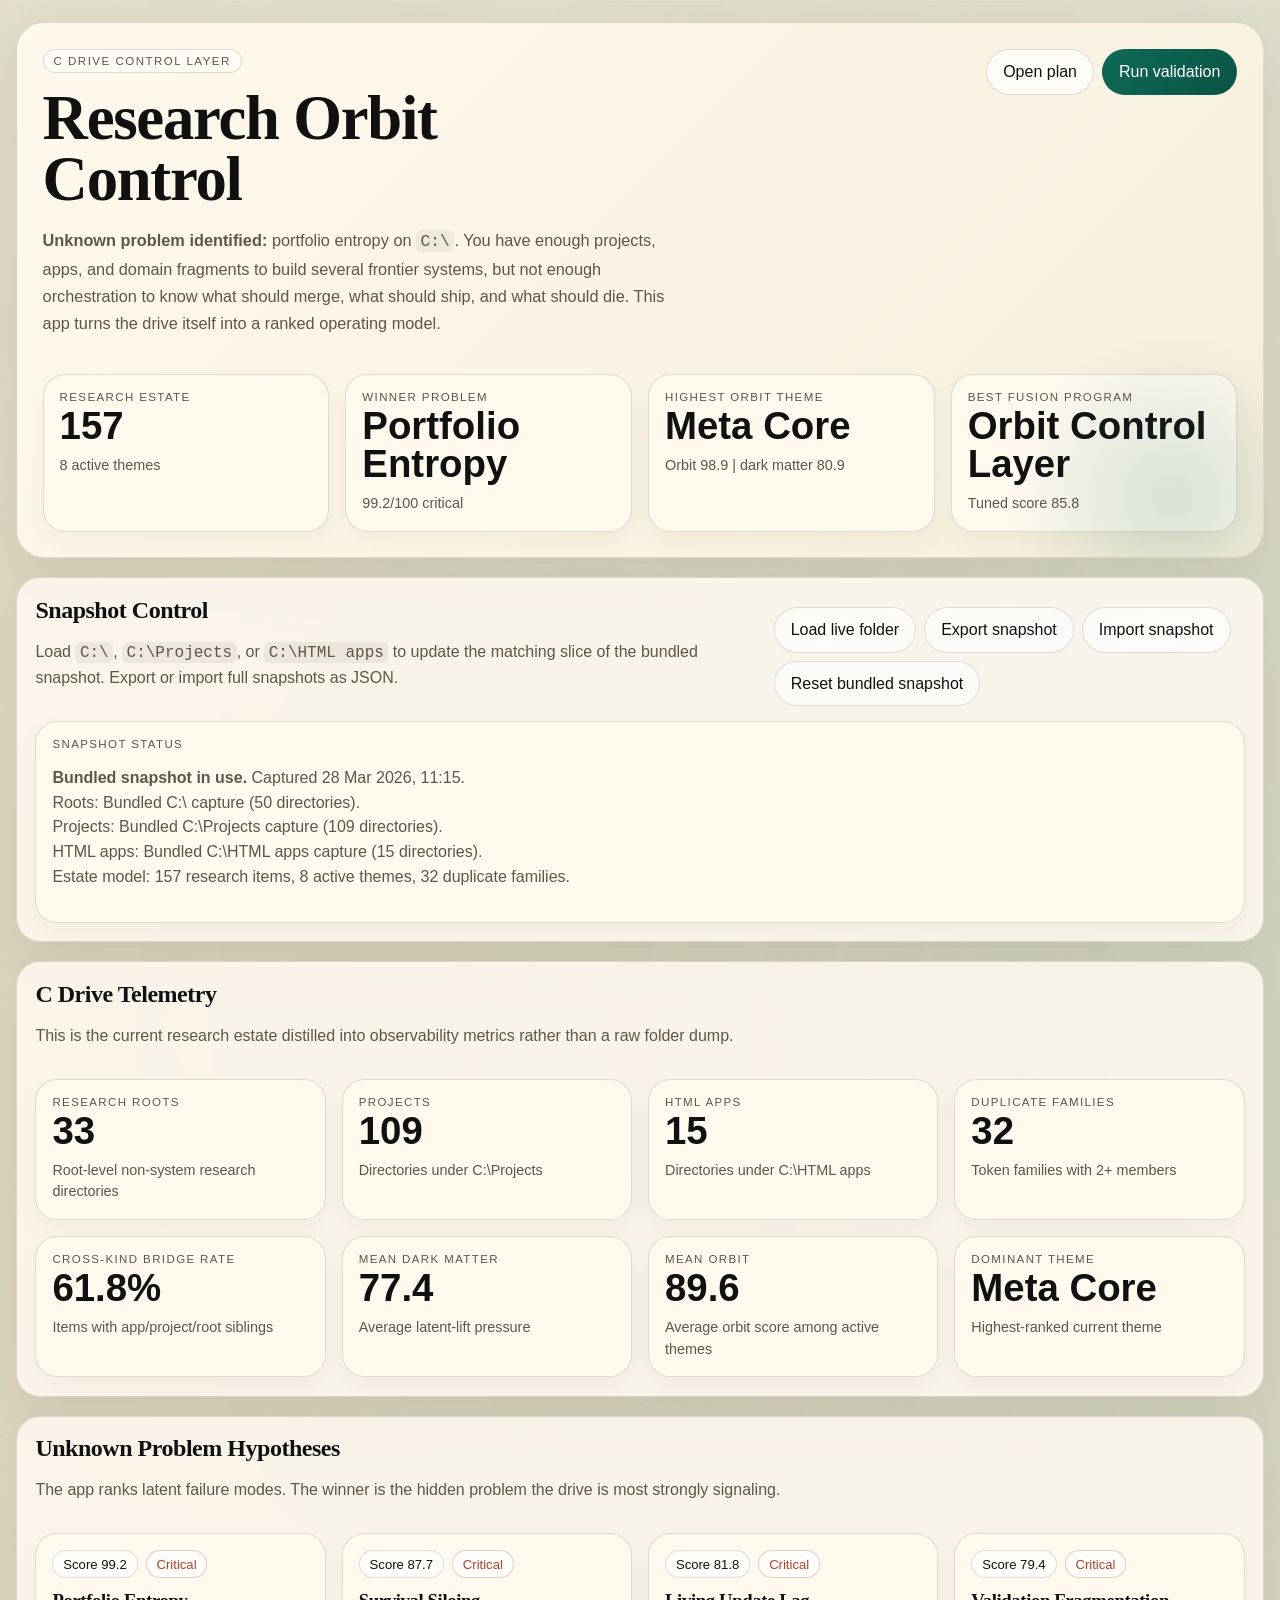
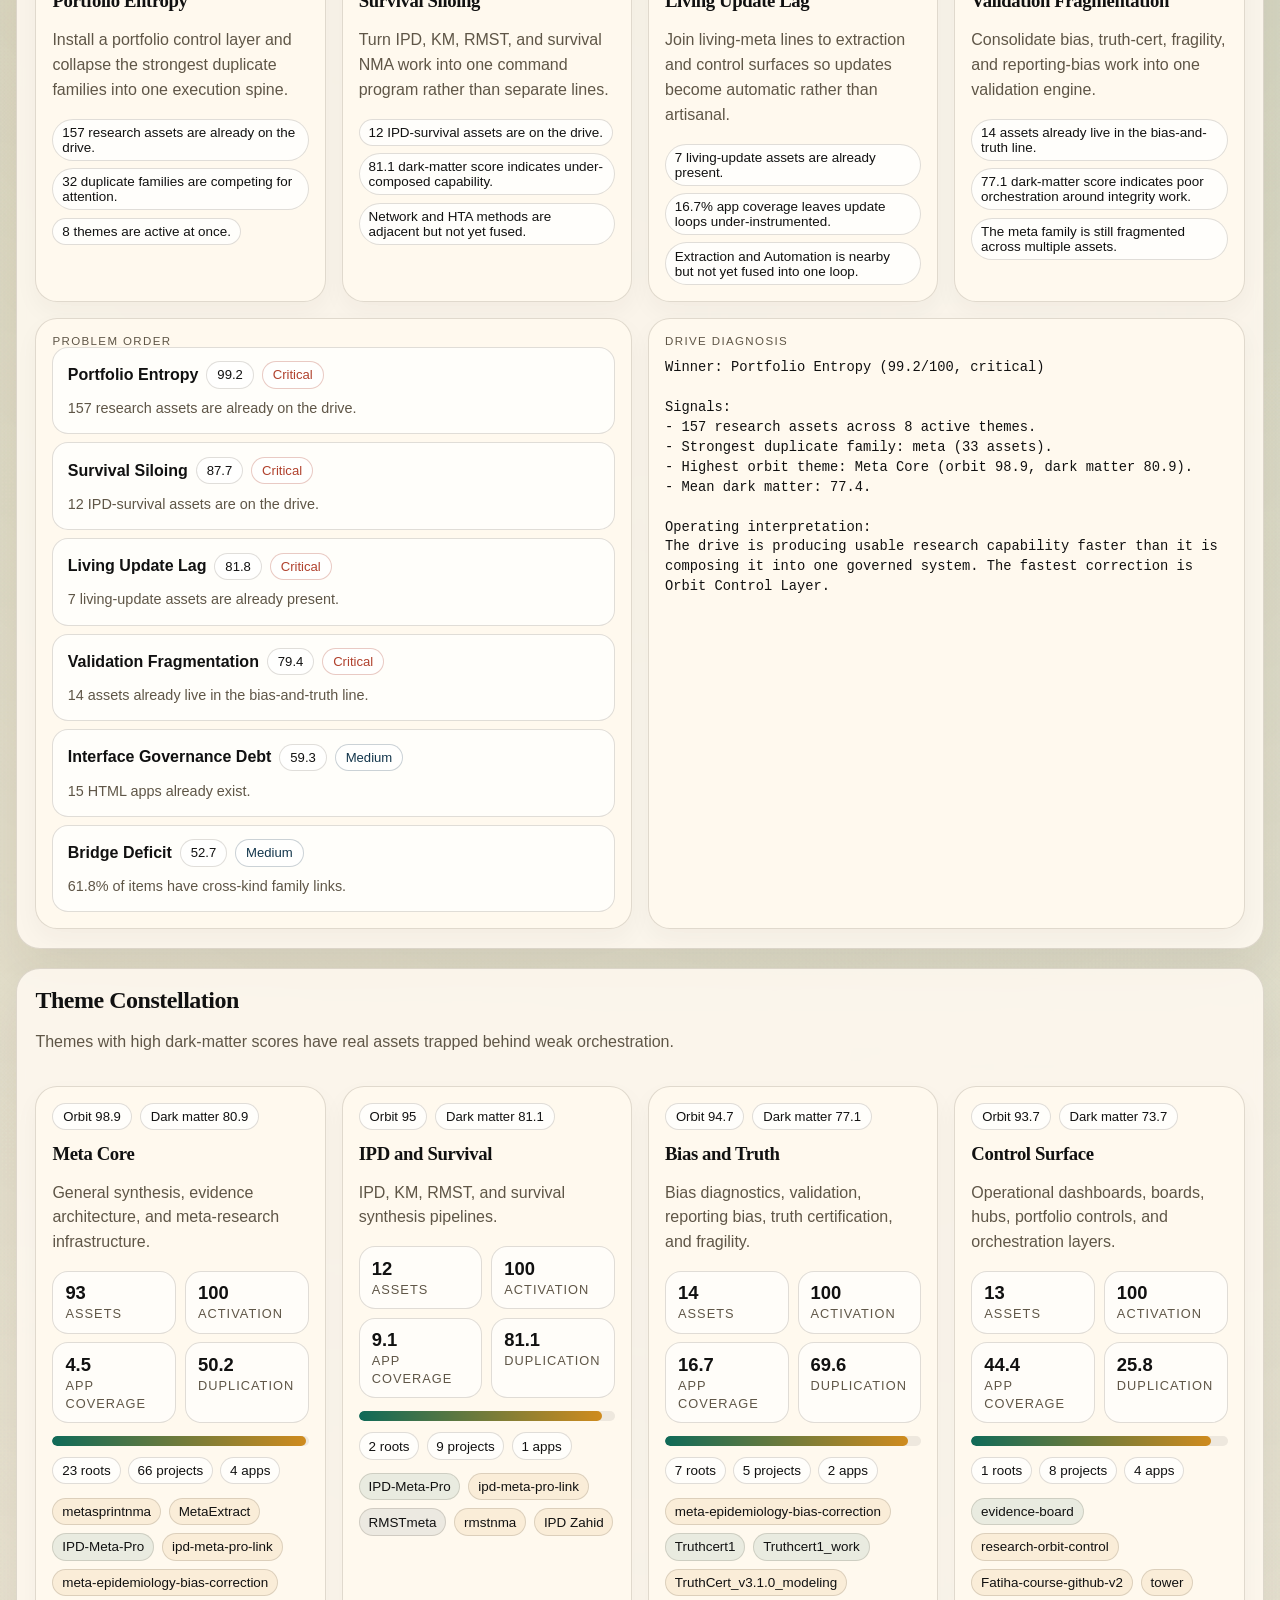
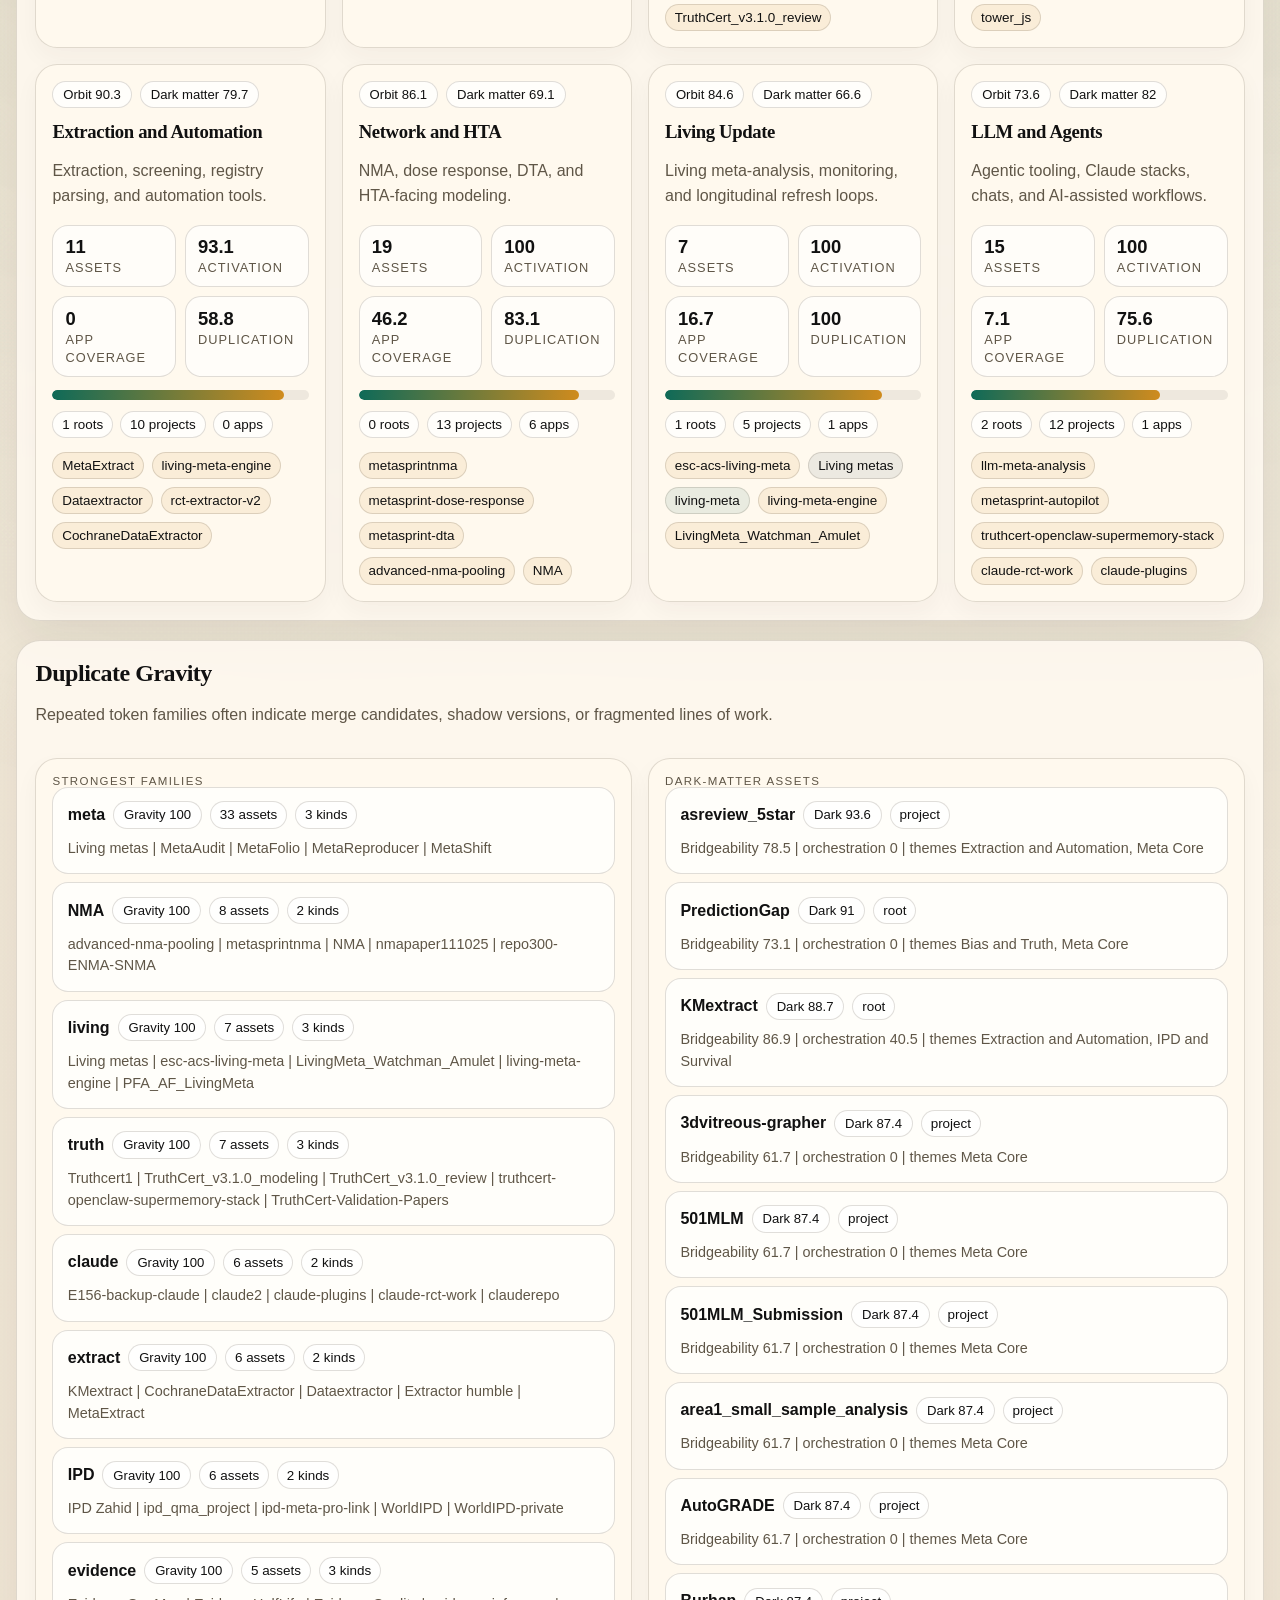
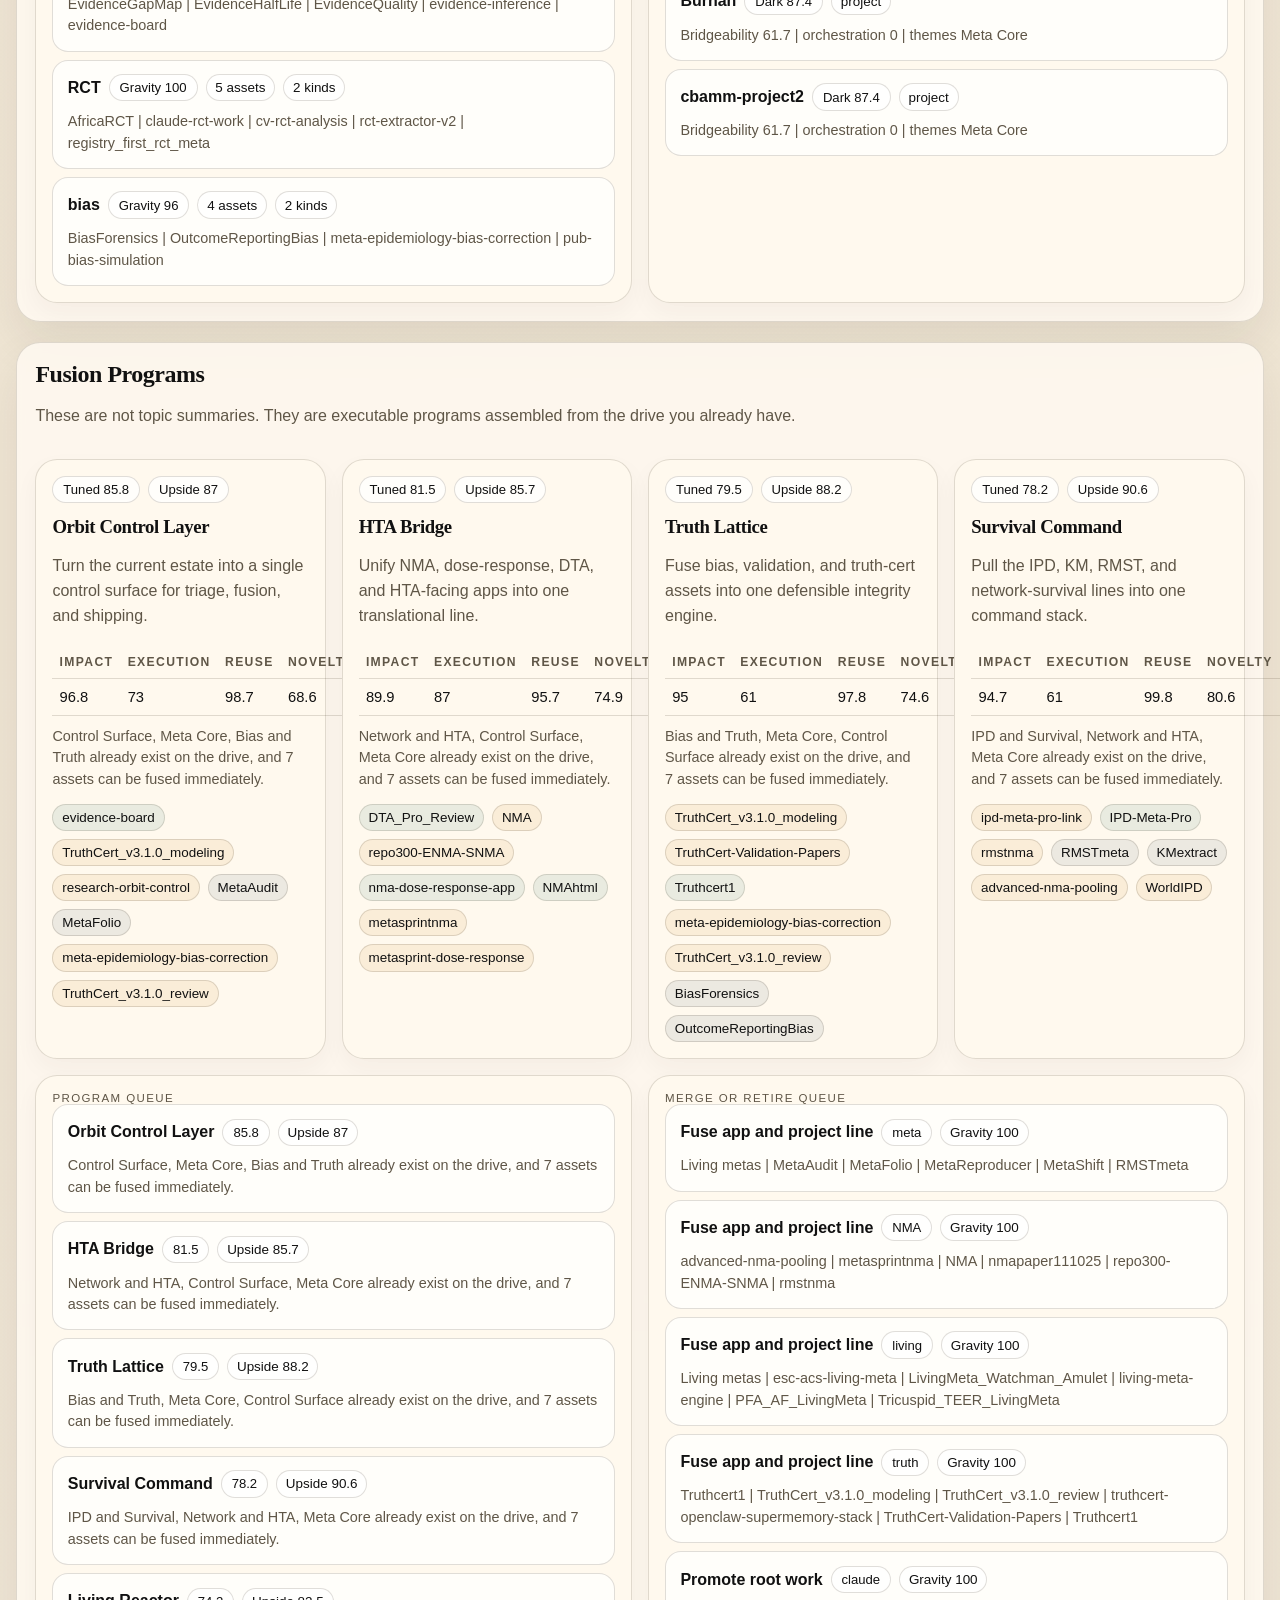
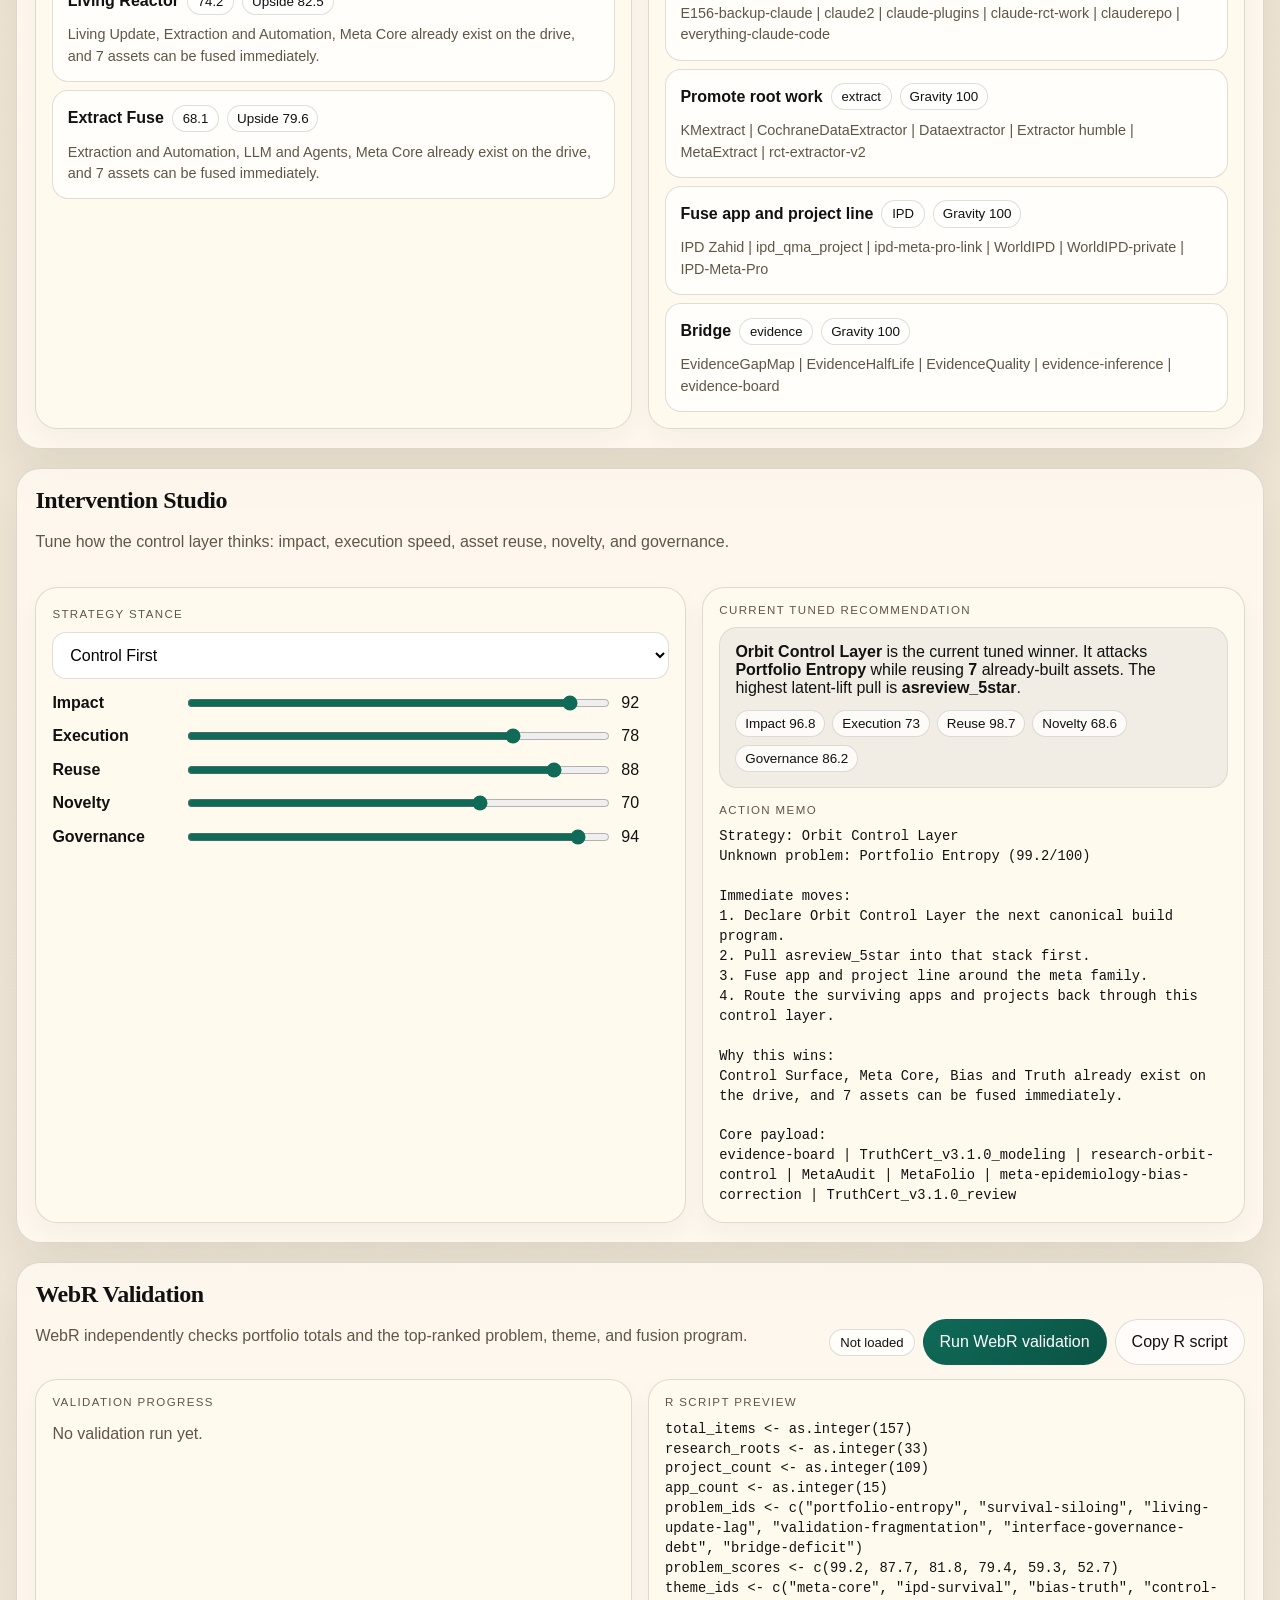
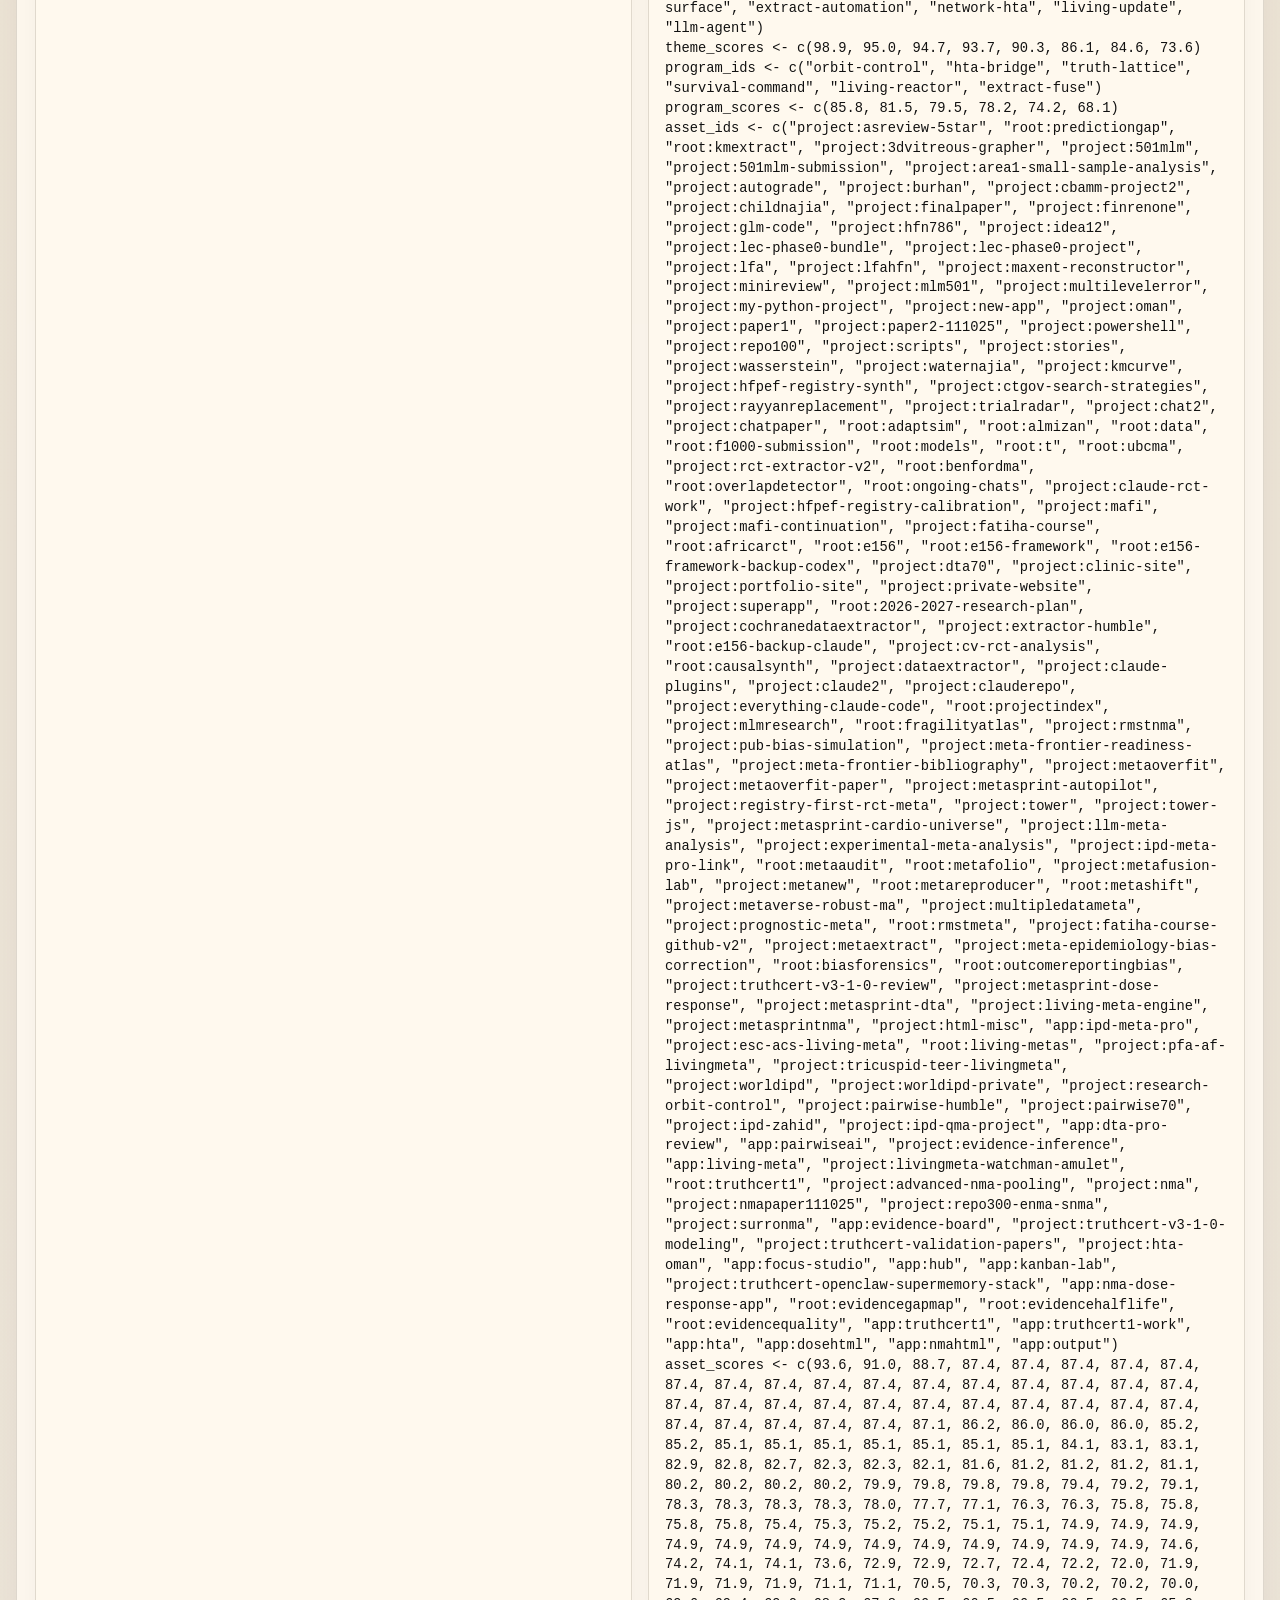
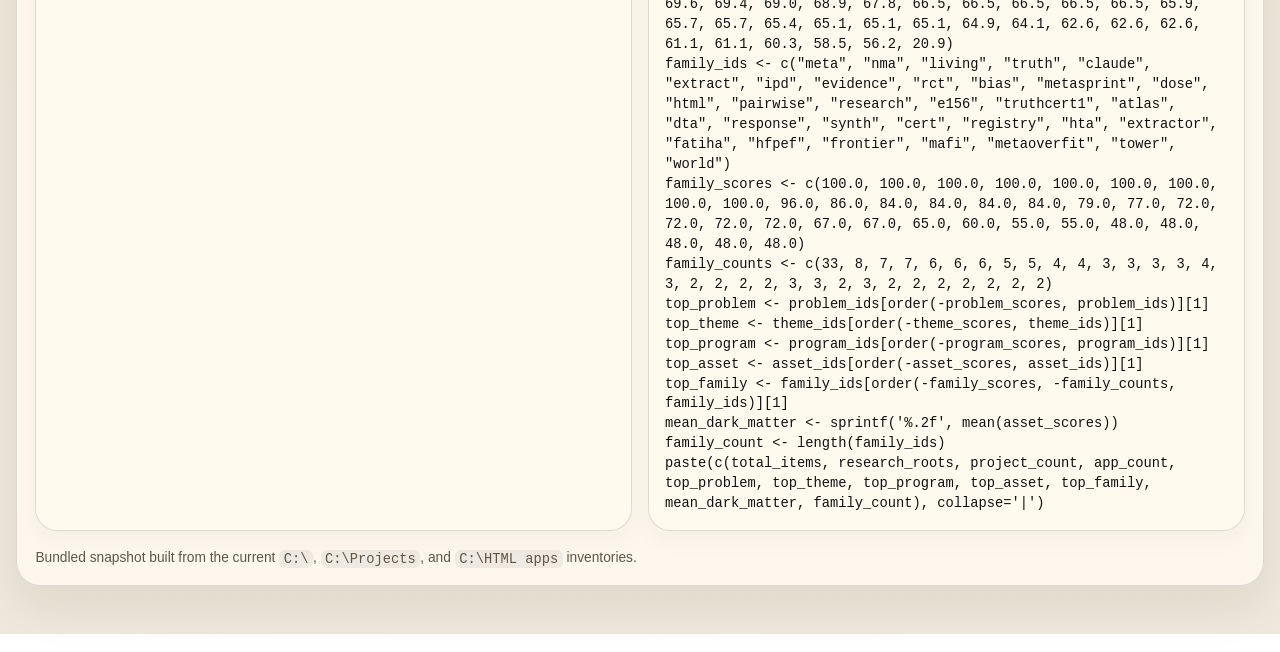
<file: index.html>
<!DOCTYPE html>
<html lang="en">
<head>
  <meta charset="UTF-8">
  <meta name="viewport" content="width=device-width, initial-scale=1.0">
  <title>Research Orbit Control</title>
  <link rel="icon" type="image/svg+xml" href="favicon.svg">
  <link rel="shortcut icon" href="favicon.svg">
  <link rel="stylesheet" href="styles.css">
</head>
<body>
  <main>
    <section class="hero">
      <div class="hero-top">
        <div>
          <div class="eyebrow">C Drive Control Layer</div>
          <h1>Research Orbit Control</h1>
          <p>
            <strong>Unknown problem identified:</strong> portfolio entropy on <code>C:\</code>. You have enough projects,
            apps, and domain fragments to build several frontier systems, but not enough orchestration to know what
            should merge, what should ship, and what should die. This app turns the drive itself into a ranked
            operating model.
          </p>
        </div>
        <div class="tag-row">
          <a class="btn btn-secondary" href="plan.html">Open plan</a>
          <a class="btn btn-primary" href="#validation">Run validation</a>
        </div>
      </div>
      <div class="hero-stats" id="heroStats"></div>
    </section>

    <section class="section">
      <div class="section-head">
        <div>
          <h2>Snapshot Control</h2>
          <p class="muted">
            Load <code>C:\</code>, <code>C:\Projects</code>, or <code>C:\HTML apps</code> to update the matching slice of the
            bundled snapshot. Export or import full snapshots as JSON.
          </p>
        </div>
        <div class="control-row">
          <button class="btn btn-secondary" id="loadFolderBtn" type="button">Load live folder</button>
          <button class="btn btn-secondary" id="exportSnapshotBtn" type="button">Export snapshot</button>
          <button class="btn btn-secondary" id="importSnapshotBtn" type="button">Import snapshot</button>
          <button class="btn btn-secondary" id="resetSnapshotBtn" type="button">Reset bundled snapshot</button>
        </div>
      </div>
      <div class="metric-card">
        <div class="metric-label">Snapshot status</div>
        <p id="snapshotStatus" class="tiny"></p>
      </div>
      <input id="importSnapshotInput" type="file" accept="application/json" hidden>
    </section>

    <section class="section">
      <div class="section-head">
        <div>
          <h2>C Drive Telemetry</h2>
          <p class="muted">
            This is the current research estate distilled into observability metrics rather than a raw folder dump.
          </p>
        </div>
      </div>
      <div class="telemetry-grid" id="telemetryGrid"></div>
    </section>

    <section class="section">
      <div class="section-head">
        <div>
          <h2>Unknown Problem Hypotheses</h2>
          <p class="muted">
            The app ranks latent failure modes. The winner is the hidden problem the drive is most strongly signaling.
          </p>
        </div>
      </div>
      <div class="problem-grid" id="problemGrid"></div>
      <div class="grid two" style="margin-top:1rem;">
        <div class="list-card">
          <div class="metric-label">Problem order</div>
          <div class="list-stack" id="problemList"></div>
        </div>
        <div class="list-card">
          <div class="metric-label">Drive diagnosis</div>
          <pre id="diagnosisMemo"></pre>
        </div>
      </div>
    </section>

    <section class="section">
      <div class="section-head">
        <div>
          <h2>Theme Constellation</h2>
          <p class="muted">
            Themes with high dark-matter scores have real assets trapped behind weak orchestration.
          </p>
        </div>
      </div>
      <div class="theme-grid" id="themeGrid"></div>
    </section>

    <section class="section">
      <div class="section-head">
        <div>
          <h2>Duplicate Gravity</h2>
          <p class="muted">
            Repeated token families often indicate merge candidates, shadow versions, or fragmented lines of work.
          </p>
        </div>
      </div>
      <div class="grid two">
        <div class="list-card">
          <div class="metric-label">Strongest families</div>
          <div class="list-stack" id="familyList"></div>
        </div>
        <div class="list-card">
          <div class="metric-label">Dark-matter assets</div>
          <div class="list-stack" id="assetList"></div>
        </div>
      </div>
    </section>

    <section class="section">
      <div class="section-head">
        <div>
          <h2>Fusion Programs</h2>
          <p class="muted">
            These are not topic summaries. They are executable programs assembled from the drive you already have.
          </p>
        </div>
      </div>
      <div class="program-grid" id="programGrid"></div>
      <div class="grid two" style="margin-top:1rem;">
        <div class="list-card">
          <div class="metric-label">Program queue</div>
          <div class="list-stack" id="programList"></div>
        </div>
        <div class="list-card">
          <div class="metric-label">Merge or retire queue</div>
          <div class="list-stack" id="mergeQueue"></div>
        </div>
      </div>
    </section>

    <section class="section">
      <div class="section-head">
        <div>
          <h2>Intervention Studio</h2>
          <p class="muted">
            Tune how the control layer thinks: impact, execution speed, asset reuse, novelty, and governance.
          </p>
        </div>
      </div>
      <div class="studio-grid">
        <div class="list-card">
          <label class="metric-label" for="archetypeSelect">Strategy stance</label>
          <select id="archetypeSelect" class="full-select"></select>
          <div class="slider-row">
            <strong>Impact</strong>
            <input id="impactRange" type="range" min="0" max="100" value="92">
            <span id="impactValue">92</span>
          </div>
          <div class="slider-row">
            <strong>Execution</strong>
            <input id="executionRange" type="range" min="0" max="100" value="78">
            <span id="executionValue">78</span>
          </div>
          <div class="slider-row">
            <strong>Reuse</strong>
            <input id="reuseRange" type="range" min="0" max="100" value="88">
            <span id="reuseValue">88</span>
          </div>
          <div class="slider-row">
            <strong>Novelty</strong>
            <input id="noveltyRange" type="range" min="0" max="100" value="70">
            <span id="noveltyValue">70</span>
          </div>
          <div class="slider-row">
            <strong>Governance</strong>
            <input id="governanceRange" type="range" min="0" max="100" value="94">
            <span id="governanceValue">94</span>
          </div>
        </div>
        <div class="list-card">
          <div class="metric-label">Current tuned recommendation</div>
          <div id="tunedInsight" class="studio-note"></div>
          <div class="metric-label" style="margin-top:1rem;">Action memo</div>
          <pre id="actionMemo"></pre>
        </div>
      </div>
    </section>

    <section class="section" id="validation">
      <div class="section-head">
        <div>
          <h2>WebR Validation</h2>
          <p class="muted">
            WebR independently checks portfolio totals and the top-ranked problem, theme, and fusion program.
          </p>
        </div>
        <div class="control-row">
          <span class="status-badge" id="webrStatus">Not loaded</span>
          <button class="btn btn-primary" id="runValidationBtn" type="button">Run WebR validation</button>
          <button class="btn btn-secondary" id="copyScriptBtn" type="button">Copy R script</button>
        </div>
      </div>
      <div class="validation-grid">
        <div class="validation-card">
          <div class="metric-label">Validation progress</div>
          <div id="progressWrap" style="display:none; margin-top:0.8rem;">
            <progress id="progressBar" value="0" max="100"></progress>
            <p id="progressText" class="tiny"></p>
          </div>
          <div id="validationResults" class="tiny" style="margin-top:0.85rem;">No validation run yet.</div>
        </div>
        <div class="validation-card">
          <div class="metric-label">R script preview</div>
          <pre id="scriptPreview"></pre>
        </div>
      </div>
      <div class="footer-note">
        Bundled snapshot built from the current <code>C:\</code>, <code>C:\Projects</code>, and <code>C:\HTML apps</code> inventories.
      </div>
    </section>
  </main>
  <script src="app.js"></script>
</body>
</html>
</file>
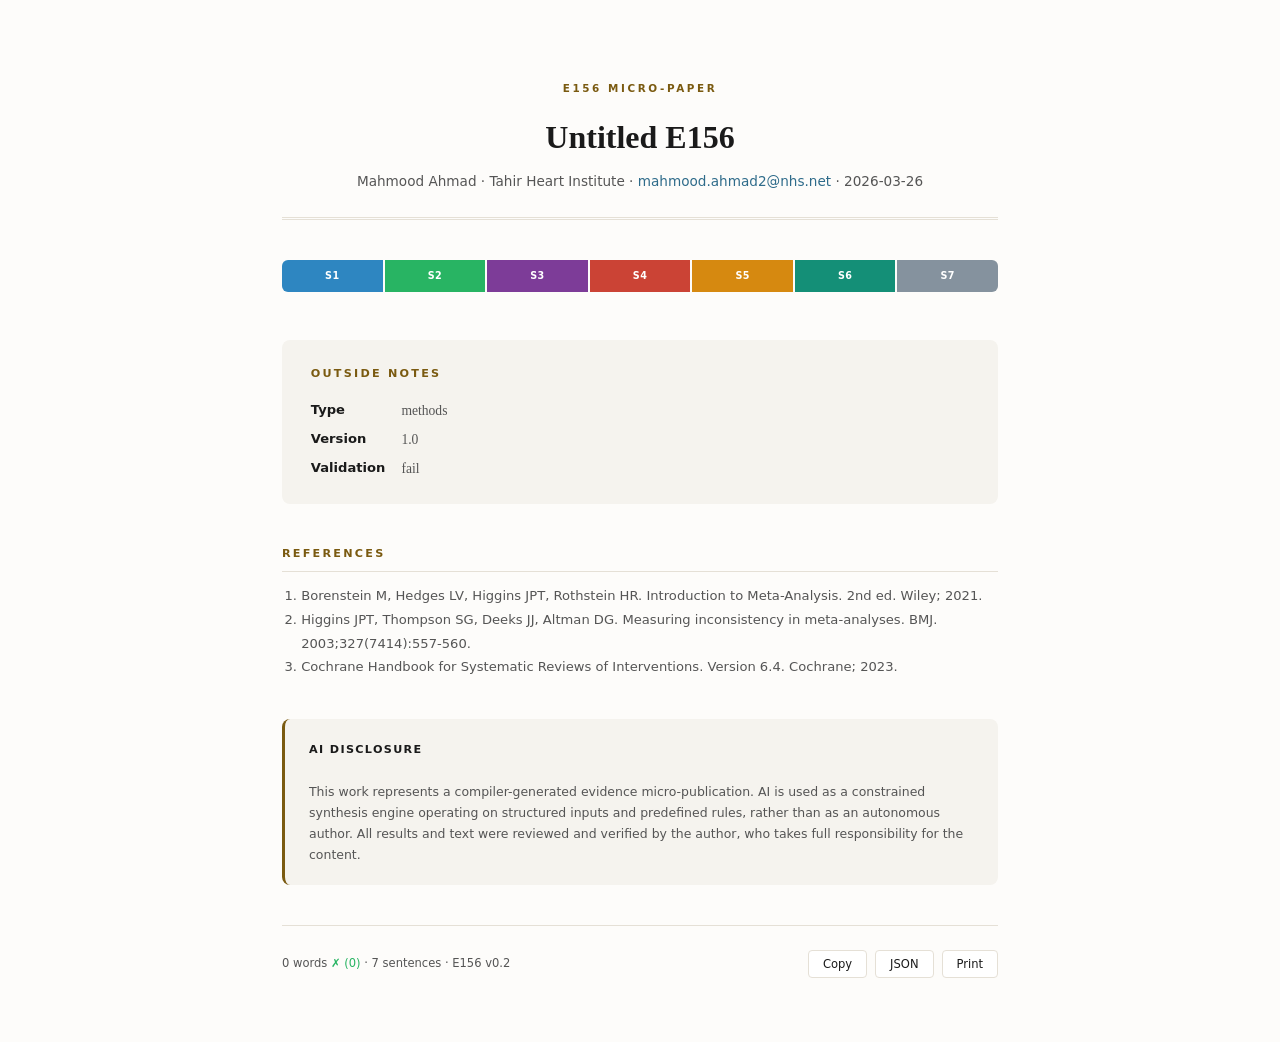
<file: e156-submission/index.html>
<!DOCTYPE html>
<html lang="en">
<head>
<meta charset="UTF-8">
<meta name="viewport" content="width=device-width,initial-scale=1">
<title>Untitled E156 — E156</title>
<style>
*,*::before,*::after{box-sizing:border-box;margin:0;padding:0}
:root{
  --bg:#FDFCFA;--text:#1a1a1a;--text2:#555;--accent:#7A5A10;
  --card:#F5F3EE;--border:#E5E0D6;--link:#2E6B8A;
  --s1:#2E86C1;--s2:#28B463;--s3:#7D3C98;--s4:#CB4335;
  --s5:#D68910;--s6:#148F77;--s7:#85929E
}
body{
  font-family:Georgia,'Times New Roman',serif;
  background:var(--bg);color:var(--text);line-height:1.7;
  -webkit-font-smoothing:antialiased;padding:0
}
.page{max-width:780px;margin:0 auto;padding:3rem 2rem 4rem}

/* ── Masthead ──────────────────────────────────── */
.masthead{
  text-align:center;padding:2rem 0 1.5rem;
  border-bottom:3px double var(--border);margin-bottom:2.5rem
}
.masthead-label{
  font-family:system-ui,-apple-system,sans-serif;font-size:.65rem;
  font-weight:700;letter-spacing:.25em;text-transform:uppercase;
  color:var(--accent);margin-bottom:1.2rem
}
.masthead h1{font-size:2rem;font-weight:700;line-height:1.25;margin-bottom:.8rem}
.masthead .byline{
  font-family:system-ui,sans-serif;font-size:.85rem;color:var(--text2)
}
.masthead .byline a{color:var(--link);text-decoration:none}

/* ── Body ──────────────────────────────────────── */
.body-section{margin-bottom:3rem}
.body-text{
  font-size:1.18rem;line-height:2;text-align:justify;hyphens:auto;
  margin-bottom:1.5rem
}
.body-text .s{
  cursor:pointer;transition:background .2s;border-radius:3px;padding:1px 4px;
  position:relative
}
.body-text .s:hover{background:rgba(0,0,0,.06)}
.body-text .s[data-r="1"]:hover{background:rgba(46,134,193,.12)}
.body-text .s[data-r="2"]:hover{background:rgba(40,180,99,.12)}
.body-text .s[data-r="3"]:hover{background:rgba(125,60,152,.12)}
.body-text .s[data-r="4"]:hover{background:rgba(203,67,53,.15)}
.body-text .s[data-r="5"]:hover{background:rgba(214,137,16,.12)}
.body-text .s[data-r="6"]:hover{background:rgba(20,143,119,.12)}
.body-text .s[data-r="7"]:hover{background:rgba(133,146,158,.12)}
.body-text .s::after{
  content:attr(data-label);position:absolute;bottom:calc(100% + 4px);
  left:50%;transform:translateX(-50%);font-family:system-ui,sans-serif;
  font-size:.6rem;font-weight:700;letter-spacing:.06em;text-transform:uppercase;
  color:#fff;padding:3px 8px;border-radius:3px;white-space:nowrap;
  opacity:0;transition:opacity .15s;pointer-events:none;z-index:10
}
.body-text .s:hover::after{opacity:1}
.body-text .s[data-r="1"]::after{background:var(--s1)}
.body-text .s[data-r="2"]::after{background:var(--s2)}
.body-text .s[data-r="3"]::after{background:var(--s3)}
.body-text .s[data-r="4"]::after{background:var(--s4)}
.body-text .s[data-r="5"]::after{background:var(--s5)}
.body-text .s[data-r="6"]::after{background:var(--s6)}
.body-text .s[data-r="7"]::after{background:var(--s7)}

/* ── Sentence map ──────────────────────────────── */
.smap{display:flex;gap:2px;border-radius:6px;overflow:hidden;margin-bottom:2rem}
.smap-seg{
  flex:1;padding:8px 4px;text-align:center;cursor:pointer;
  color:#fff;transition:opacity .15s;font-family:system-ui,sans-serif;
  font-size:.6rem;font-weight:700;letter-spacing:.04em
}
.smap-seg:hover{opacity:.8}

/* ── Figures gallery ───────────────────────────── */
.figures-section{margin-bottom:3rem}
.figures-section h2{
  font-family:system-ui,sans-serif;font-size:.7rem;font-weight:700;
  letter-spacing:.2em;text-transform:uppercase;color:var(--accent);
  margin-bottom:1rem;padding-bottom:.5rem;border-bottom:1px solid var(--border)
}
.fig-grid{display:grid;grid-template-columns:repeat(auto-fit,minmax(280px,1fr));gap:1.2rem}
.fig-card{
  background:#fff;border:1px solid var(--border);border-radius:8px;
  overflow:hidden;transition:box-shadow .2s
}
.fig-card:hover{box-shadow:0 4px 20px rgba(0,0,0,.08)}
.fig-card img{width:100%;height:auto;display:block}
.fig-card .fig-caption{
  padding:.6rem .8rem;font-family:system-ui,sans-serif;font-size:.75rem;
  color:var(--text2);border-top:1px solid var(--border)
}

/* ── App link ──────────────────────────────────── */
.app-link-section{margin-bottom:3rem;text-align:center}
.app-btn{
  display:inline-block;padding:12px 32px;background:var(--accent);color:#fff;
  font-family:system-ui,sans-serif;font-size:.9rem;font-weight:600;
  text-decoration:none;border-radius:6px;transition:background .2s;
  letter-spacing:.02em
}
.app-btn:hover{background:#6d5210}

/* ── Notes ─────────────────────────────────────── */
.notes-section{
  background:var(--card);border-radius:8px;padding:1.5rem 1.8rem;
  margin-bottom:2.5rem
}
.notes-section h2{
  font-family:system-ui,sans-serif;font-size:.7rem;font-weight:700;
  letter-spacing:.2em;text-transform:uppercase;color:var(--accent);
  margin-bottom:1rem
}
.notes-grid{display:grid;grid-template-columns:auto 1fr;gap:.35rem 1rem}
.notes-grid dt{
  font-family:system-ui,sans-serif;font-size:.82rem;font-weight:600;color:var(--text)
}
.notes-grid dd{font-size:.85rem;color:var(--text2)}
.notes-grid dd a{color:var(--link);text-decoration:none;word-break:break-all}

/* ── References ────────────────────────────────── */
.refs-section{margin-bottom:2.5rem}
.refs-section h2{
  font-family:system-ui,sans-serif;font-size:.7rem;font-weight:700;
  letter-spacing:.2em;text-transform:uppercase;color:var(--accent);
  margin-bottom:.8rem;padding-bottom:.5rem;border-bottom:1px solid var(--border)
}
.refs-section ol{
  font-family:system-ui,sans-serif;font-size:.82rem;color:var(--text2);
  padding-left:1.2rem;line-height:1.8
}

/* ── Disclosure ────────────────────────────────── */
.disclosure{
  font-family:system-ui,sans-serif;font-size:.78rem;color:var(--text2);
  line-height:1.7;padding:1.2rem 1.5rem;background:var(--card);
  border-radius:8px;margin-bottom:2.5rem;border-left:3px solid var(--accent)
}
.disclosure strong{color:var(--text);font-size:.7rem;letter-spacing:.12em;text-transform:uppercase}

/* ── Footer ────────────────────────────────────── */
.footer{
  padding-top:1.5rem;border-top:1px solid var(--border);
  display:flex;justify-content:space-between;align-items:center;flex-wrap:wrap;gap:.5rem
}
.footer .meta{font-family:system-ui,sans-serif;font-size:.72rem;color:var(--text2)}
.footer .meta .check{color:#28B463}
.footer .actions{display:flex;gap:.5rem}
.footer .actions button{
  font-family:system-ui,sans-serif;font-size:.72rem;padding:6px 14px;
  border:1px solid var(--border);border-radius:4px;background:#fff;
  color:var(--text);cursor:pointer;transition:background .15s
}
.footer .actions button:hover{background:var(--card)}

/* ── Print ─────────────────────────────────────── */
@media print{
  .smap,.footer .actions,.app-link-section,.skip-link{display:none!important}
  .s::after{display:none!important}
  body{padding:0;background:#fff}
  .page{max-width:100%;padding:1rem}
  .fig-card{break-inside:avoid}
  .fig-card img{max-height:400px;object-fit:contain}
  .refs-section{page-break-before:auto}
}

/* ── Mobile ────────────────────────────────────── */
@media(max-width:640px){
  .page{padding:1.5rem 1rem}
  .masthead h1{font-size:1.5rem}
  .body-text{font-size:1.05rem}
  .fig-grid{grid-template-columns:1fr}
  .smap-seg{font-size:.5rem;padding:6px 2px}
}
@media(max-width:400px){
  .page{padding:1rem .7rem}
  .masthead h1{font-size:1.2rem}
  .body-text{font-size:.95rem}
}

/* ── Skip link ─────────────────────────────────── */
.skip-link{
  position:absolute;top:-50px;left:0;background:#fff;padding:6px 12px;
  font-family:system-ui,sans-serif;font-size:.82rem;z-index:999;
  border:1px solid var(--border);border-radius:4px
}
.skip-link:focus{top:8px;left:8px}

/* ── Reduced motion ────────────────────────────── */
@media(prefers-reduced-motion:reduce){*{transition:none!important}}
</style>
</head>
<body>
<a href="#notes" class="skip-link">Skip to notes</a>
<div class="page">

  <header class="masthead">
    <div class="masthead-label">E156 Micro-Paper</div>
    <h1 id="title"></h1>
    <div class="byline" id="byline"></div>
  </header>

  <section class="body-section">
    <p class="body-text" id="body"></p>
    <div class="smap" id="smap" role="group" aria-label="Sentence roles"></div>
  </section>

  <section class="figures-section" id="figures-section" style="display:none">
    <h2>Figures</h2>
    <div class="fig-grid" id="fig-grid"></div>
  </section>

  <section class="app-link-section" id="app-section" style="display:none">
    <a class="app-btn" id="app-btn" target="_blank">Open Interactive App</a>
  </section>

  <section class="notes-section" id="notes">
    <h2>Outside Notes</h2>
    <dl class="notes-grid" id="notes-grid"></dl>
  </section>

  <section class="refs-section" id="refs-section" style="display:none">
    <h2>References</h2>
    <ol id="refs-list"></ol>
  </section>

  <section class="disclosure" id="disclosure" style="display:none">
    <strong>AI Disclosure</strong><br><br>
    <span id="disclosure-text"></span>
  </section>

  <footer class="footer">
    <div class="meta">
      <span id="wc"></span> words <span class="check" id="wc-check"></span> &middot;
      7 sentences &middot; E156 v0.2
    </div>
    <div class="actions">
      <button onclick="copyBody(event)">Copy</button>
      <button onclick="downloadJSON()">JSON</button>
      <button onclick="window.print()">Print</button>
    </div>
  </footer>

</div>

<script>
const D = {
  "title": "Untitled E156",
  "summary": "",
  "type": "methods",
  "primary_estimand": "",
  "study_count": null,
  "participant_count": null,
  "version": "1.0",
  "date": "2026-03-26",
  "certainty": "",
  "app": "",
  "data": "",
  "code": "https://github.com/mahmood726-cyber/research-orbit-control",
  "doi": "",
  "protocol": "",
  "source_article": "",
  "body": "",
  "validation": {
    "status": "fail",
    "checks": [
      {
        "name": "single paragraph",
        "ok": true,
        "detail": "Body must not contain blank-line paragraph breaks."
      },
      {
        "name": "sentence count",
        "ok": false,
        "detail": "Found 0 sentences."
      },
      {
        "name": "word count",
        "ok": true,
        "detail": "Found 0 words."
      },
      {
        "name": "no headings",
        "ok": true,
        "detail": "No markdown headings allowed in body."
      },
      {
        "name": "no links",
        "ok": true,
        "detail": "No links or DOI links allowed in body."
      },
      {
        "name": "result sentence has interval",
        "ok": false,
        "detail": "Sentence 4 should include a quantitative result such as a percentage, count, or interval."
      },
      {
        "name": "result sentence has estimand",
        "ok": false,
        "detail": "Sentence 4 should name an effect measure or test metric."
      },
      {
        "name": "boundary sentence present",
        "ok": false,
        "detail": "Sentence 7 should express a limitation, harm, or scope boundary."
      }
    ]
  },
  "sentences": [],
  "primary_plot": {},
  "studies": [],
  "search_strategy": {},
  "prisma": {},
  "included_papers": [],
  "analysis_modules": [],
  "author": "Mahmood Ahmad",
  "affiliation": "Tahir Heart Institute",
  "email": "mahmood.ahmad2@nhs.net",
  "slug": "research-orbit-control",
  "references": [
    "Borenstein M, Hedges LV, Higgins JPT, Rothstein HR. Introduction to Meta-Analysis. 2nd ed. Wiley; 2021.",
    "Higgins JPT, Thompson SG, Deeks JJ, Altman DG. Measuring inconsistency in meta-analyses. BMJ. 2003;327(7414):557-560.",
    "Cochrane Handbook for Systematic Reviews of Interventions. Version 6.4. Cochrane; 2023."
  ],
  "_assets": [],
  "_disclosure": "This work represents a compiler-generated evidence micro-publication. AI is used as a constrained synthesis engine operating on structured inputs and predefined rules, rather than as an autonomous author. All results and text were reviewed and verified by the author, who takes full responsibility for the content."
};

const ROLES = [
  {key:"question",      label:"S1 Question",      color:"#2E86C1"},
  {key:"dataset",        label:"S2 Dataset",        color:"#28B463"},
  {key:"method",         label:"S3 Method",         color:"#7D3C98"},
  {key:"result",         label:"S4 Primary Result", color:"#CB4335"},
  {key:"robustness",     label:"S5 Robustness",     color:"#D68910"},
  {key:"interpretation", label:"S6 Interpretation", color:"#148F77"},
  {key:"boundary",       label:"S7 Boundary",       color:"#85929E"}
];

function esc(s){const d=document.createElement("div");d.textContent=String(s??"");return d.innerHTML}

// ── Title + byline ──
document.getElementById("title").textContent = D.title || "Untitled";
document.title = (D.title||"E156") + " \u2014 E156 Interactive Paper";

const parts = [];
if(D.author) parts.push(esc(D.author));
if(D.affiliation) parts.push(esc(D.affiliation));
if(D.email) parts.push('<a href="mailto:'+esc(D.email)+'">'+esc(D.email)+'</a>');
if(D.date) parts.push(esc(D.date));
document.getElementById("byline").innerHTML = parts.join(" &middot; ");

// ── Body with sentence highlighting ──
const body = D.body || "";
const sents = D.sentences || [];
const bodyEl = document.getElementById("body");

if(sents.length === 7){
  bodyEl.innerHTML = sents.map((s,i) => {
    const txt = typeof s === "string" ? s : (s.text || "");
    return '<span class="s" tabindex="0" role="note" aria-label="'+ROLES[i].label+'" data-r="'+(i+1)+'" data-label="'+ROLES[i].label+'">'+esc(txt)+'</span>';
  }).join(" ");
} else {
  bodyEl.textContent = body;
}

// ── Sentence map ──
const smap = document.getElementById("smap");
ROLES.forEach((r,i) => {
  const seg = document.createElement("div");
  seg.className = "smap-seg";
  seg.style.background = r.color;
  seg.textContent = r.label.split(" ")[0];
  seg.title = r.label;
  seg.setAttribute("tabindex","0");
  seg.setAttribute("role","button");
  seg.setAttribute("aria-label",r.label);
  const activate = () => {
    const s = bodyEl.querySelector('.s[data-r="'+(i+1)+'"]');
    if(s){s.scrollIntoView({behavior:"smooth",block:"center"});
      bodyEl.querySelectorAll(".s").forEach(x=>x.style.background="");
      const colors = ["","rgba(46,134,193,.15)","rgba(40,180,99,.15)","rgba(125,60,152,.15)",
        "rgba(203,67,53,.18)","rgba(214,137,16,.15)","rgba(20,143,119,.15)","rgba(133,146,158,.15)"];
      s.style.background = colors[i+1] || "";
    }
  };
  seg.addEventListener("click", activate);
  seg.addEventListener("keydown", e=>{if(e.key==="Enter"||e.key===" "){e.preventDefault();activate();}});
  smap.appendChild(seg);
});

// ── Figures from assets ──
const assets = D._assets || [];
const imgAssets = assets.filter(a => /\.(png|jpg|jpeg|svg|gif|webp)$/i.test(a));
if(imgAssets.length > 0){
  document.getElementById("figures-section").style.display = "";
  const grid = document.getElementById("fig-grid");
  imgAssets.forEach(a => {
    const card = document.createElement("div");
    card.className = "fig-card";
    const img = document.createElement("img");
    img.src = "assets/" + a;
    img.alt = a.replace(/[-_]/g," ").replace(/\.\w+$/,"");
    img.loading = "lazy";
    card.appendChild(img);
    const cap = document.createElement("div");
    cap.className = "fig-caption";
    cap.textContent = a.replace(/[-_]/g," ").replace(/\.\w+$/,"");
    card.appendChild(cap);
    grid.appendChild(card);
  });
}

// ── App link ──
const htmlAssets = assets.filter(a => /\.html$/i.test(a) && a !== "index.html");
if(htmlAssets.length > 0){
  document.getElementById("app-section").style.display = "";
  const btn = document.getElementById("app-btn");
  btn.href = "assets/" + htmlAssets[0];
  btn.rel = "noopener noreferrer";
  btn.textContent = "Open Interactive App \u2192 " + htmlAssets[0].replace(/[-_]/g," ").replace(/\.html$/,"");
}

// ── Notes ──
const notes = D.notes || {};
const noteFields = [
  ["Type", D.type], ["Primary Estimand", D.primary_estimand],
  ["App", notes.app], ["Data", notes.data], ["Code", notes.code],
  ["DOI", notes.doi], ["Version", notes.version || D.version],
  ["Certainty", notes.certainty || D.certainty],
  ["Validation", notes.validation || (D.validation||{}).status]
];
const ng = document.getElementById("notes-grid");
noteFields.forEach(([label, val]) => {
  if(!val) return;
  const dt = document.createElement("dt");
  dt.textContent = label;
  ng.appendChild(dt);
  const dd = document.createElement("dd");
  if(/^https?:/.test(val)){
    const a = document.createElement("a");
    a.href = val; a.textContent = val; a.target = "_blank"; a.rel = "noopener";
    dd.appendChild(a);
  } else {
    dd.textContent = val;
  }
  ng.appendChild(dd);
});

// ── References ──
const refs = D.references || [];
if(refs.length > 0){
  document.getElementById("refs-section").style.display = "";
  const ol = document.getElementById("refs-list");
  refs.forEach(r => {
    const li = document.createElement("li");
    li.textContent = r;
    ol.appendChild(li);
  });
}

// ── Disclosure ──
const disc = D._disclosure || "";
if(disc){
  document.getElementById("disclosure").style.display = "";
  document.getElementById("disclosure-text").textContent = disc;
}

// ── Footer ──
const wc = body.split(/\s+/).filter(Boolean).length;
document.getElementById("wc").textContent = wc;
document.getElementById("wc-check").textContent = wc === 156 ? "\u2713" : "\u2717 ("+wc+")";

// ── Actions ──
function copyBody(e){
  navigator.clipboard.writeText(body).then(()=>{
    const b=e&&e.target?e.target:document.querySelector(".actions button");
    b.textContent="Copied!";setTimeout(()=>b.textContent="Copy",1500);
  });
}
function downloadJSON(){
  const b=new Blob([JSON.stringify(D,null,2)],{type:"application/json"});
  const u=URL.createObjectURL(b);
  const a=document.createElement("a");
  a.href=u;a.download=(D.slug||"e156")+".json";
  document.body.appendChild(a);a.click();
  document.body.removeChild(a);URL.revokeObjectURL(u);
}
</script>
</body>
</html>
</file>
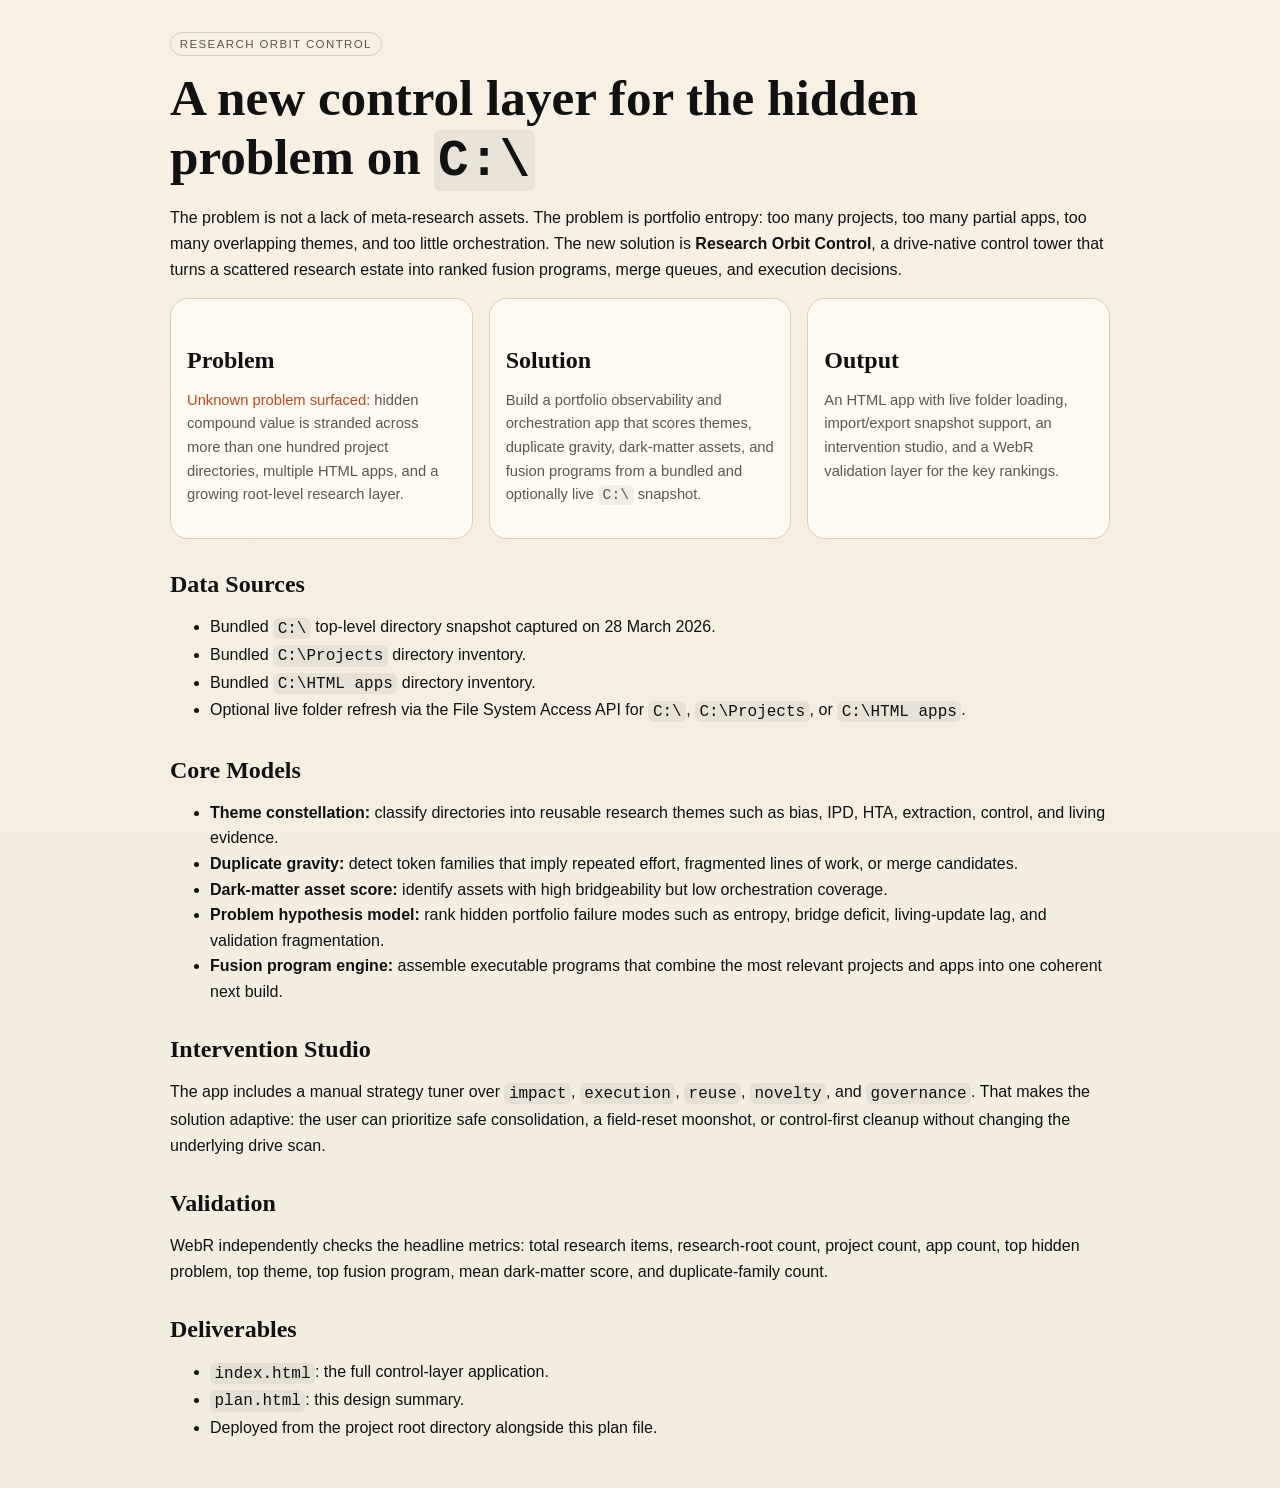
<file: plan.html>
<!DOCTYPE html>
<html lang="en">
<head>
  <meta charset="UTF-8">
  <meta name="viewport" content="width=device-width, initial-scale=1.0">
  <title>Research Orbit Control Plan</title>
  <style>
    :root {
      --bg: #f6f1e8;
      --ink: #111111;
      --muted: #5e5648;
      --card: #fffaf2;
      --line: #d8cfbd;
      --accent: #0e6b58;
      --hot: #ba4a23;
    }
    * { box-sizing: border-box; }
    body {
      margin: 0;
      font-family: "Segoe UI Variable Text", "Aptos", sans-serif;
      background: linear-gradient(180deg, #f7f0e3 0%, #f2ecdf 100%);
      color: var(--ink);
    }
    main {
      max-width: 980px;
      margin: 0 auto;
      padding: 2rem 1.25rem 3rem;
    }
    .eyebrow {
      display: inline-block;
      padding: 0.3rem 0.55rem;
      border: 1px solid var(--line);
      border-radius: 999px;
      text-transform: uppercase;
      letter-spacing: 0.12em;
      font-size: 0.72rem;
      color: var(--muted);
    }
    h1, h2 { font-family: Georgia, "Times New Roman", serif; }
    h1 { font-size: clamp(2rem, 4vw, 3.5rem); margin: 0.8rem 0; }
    h2 { margin-top: 2rem; margin-bottom: 0.5rem; }
    p, li { line-height: 1.6; }
    .grid {
      display: grid;
      grid-template-columns: repeat(auto-fit, minmax(220px, 1fr));
      gap: 1rem;
      margin-top: 1rem;
    }
    .card {
      background: var(--card);
      border: 1px solid var(--line);
      border-radius: 18px;
      padding: 1rem;
    }
    .tiny { color: var(--muted); font-size: 0.92rem; }
    code {
      font-family: Consolas, "SFMono-Regular", monospace;
      background: rgba(17, 17, 17, 0.06);
      padding: 0.1rem 0.28rem;
      border-radius: 6px;
    }
    .hot { color: var(--hot); }
    a { color: var(--accent); }
  </style>
</head>
<body>
  <main>
    <div class="eyebrow">Research Orbit Control</div>
    <h1>A new control layer for the hidden problem on <code>C:\</code></h1>
    <p>
      The problem is not a lack of meta-research assets. The problem is portfolio entropy: too many projects,
      too many partial apps, too many overlapping themes, and too little orchestration. The new solution is
      <strong>Research Orbit Control</strong>, a drive-native control tower that turns a scattered research estate into
      ranked fusion programs, merge queues, and execution decisions.
    </p>

    <div class="grid">
      <section class="card">
        <h2>Problem</h2>
        <p class="tiny">
          <span class="hot">Unknown problem surfaced:</span> hidden compound value is stranded across more than one hundred
          project directories, multiple HTML apps, and a growing root-level research layer.
        </p>
      </section>
      <section class="card">
        <h2>Solution</h2>
        <p class="tiny">
          Build a portfolio observability and orchestration app that scores themes, duplicate gravity, dark-matter
          assets, and fusion programs from a bundled and optionally live <code>C:\</code> snapshot.
        </p>
      </section>
      <section class="card">
        <h2>Output</h2>
        <p class="tiny">
          An HTML app with live folder loading, import/export snapshot support, an intervention studio, and a WebR
          validation layer for the key rankings.
        </p>
      </section>
    </div>

    <h2>Data Sources</h2>
    <ul>
      <li>Bundled <code>C:\</code> top-level directory snapshot captured on 28 March 2026.</li>
      <li>Bundled <code>C:\Projects</code> directory inventory.</li>
      <li>Bundled <code>C:\HTML apps</code> directory inventory.</li>
      <li>Optional live folder refresh via the File System Access API for <code>C:\</code>, <code>C:\Projects</code>, or <code>C:\HTML apps</code>.</li>
    </ul>

    <h2>Core Models</h2>
    <ul>
      <li><strong>Theme constellation:</strong> classify directories into reusable research themes such as bias, IPD, HTA, extraction, control, and living evidence.</li>
      <li><strong>Duplicate gravity:</strong> detect token families that imply repeated effort, fragmented lines of work, or merge candidates.</li>
      <li><strong>Dark-matter asset score:</strong> identify assets with high bridgeability but low orchestration coverage.</li>
      <li><strong>Problem hypothesis model:</strong> rank hidden portfolio failure modes such as entropy, bridge deficit, living-update lag, and validation fragmentation.</li>
      <li><strong>Fusion program engine:</strong> assemble executable programs that combine the most relevant projects and apps into one coherent next build.</li>
    </ul>

    <h2>Intervention Studio</h2>
    <p>
      The app includes a manual strategy tuner over <code>impact</code>, <code>execution</code>, <code>reuse</code>,
      <code>novelty</code>, and <code>governance</code>. That makes the solution adaptive: the user can prioritize safe
      consolidation, a field-reset moonshot, or control-first cleanup without changing the underlying drive scan.
    </p>

    <h2>Validation</h2>
    <p>
      WebR independently checks the headline metrics: total research items, research-root count, project count,
      app count, top hidden problem, top theme, top fusion program, mean dark-matter score, and duplicate-family count.
    </p>

    <h2>Deliverables</h2>
    <ul>
      <li><code>index.html</code>: the full control-layer application.</li>
      <li><code>plan.html</code>: this design summary.</li>
      <li>Deployed from the project root directory alongside this plan file.</li>
    </ul>
  </main>
</body>
</html>
</file>
<file: styles.css>
:root {
  --bg: #f3ecdf;
  --panel: rgba(255, 250, 240, 0.9);
  --panel-strong: #fff9ee;
  --ink: #111111;
  --muted: #5f5647;
  --line: rgba(64, 54, 36, 0.16);
  --sage: #0f6a58;
  --sage-strong: #0a5344;
  --amber: #cf8b1e;
  --hot: #b54828;
  --navy: #12354b;
  --good: #1a7f4a;
  --bad: #b0412d;
  --shadow: 0 22px 48px rgba(44, 28, 8, 0.08);
}

* { box-sizing: border-box; }
html { scroll-behavior: smooth; }
body {
  margin: 0;
  color: var(--ink);
  font-family: "Segoe UI Variable Text", "Aptos", sans-serif;
  background:
    radial-gradient(circle at 20% 10%, rgba(207, 139, 30, 0.12), transparent 30%),
    radial-gradient(circle at 80% 10%, rgba(15, 106, 88, 0.16), transparent 34%),
    linear-gradient(180deg, #f6f0e4 0%, #efe5d3 52%, #efe8dc 100%);
  min-height: 100vh;
}

a { color: var(--sage); }

main {
  width: min(1380px, calc(100vw - 2rem));
  margin: 0 auto;
  padding: 1.4rem 0 3rem;
}

.hero {
  position: relative;
  overflow: hidden;
  padding: 1.6rem;
  border: 1px solid var(--line);
  border-radius: 28px;
  background:
    linear-gradient(135deg, rgba(255, 249, 238, 0.98), rgba(247, 238, 220, 0.98)),
    linear-gradient(120deg, rgba(18, 53, 75, 0.06), rgba(15, 106, 88, 0.06));
  box-shadow: var(--shadow);
}

.hero::after {
  content: "";
  position: absolute;
  inset: auto -80px -110px auto;
  width: 340px;
  height: 340px;
  border-radius: 50%;
  background: radial-gradient(circle, rgba(15, 106, 88, 0.16), transparent 68%);
  pointer-events: none;
}

.eyebrow {
  display: inline-flex;
  align-items: center;
  gap: 0.45rem;
  padding: 0.32rem 0.62rem;
  border-radius: 999px;
  border: 1px solid var(--line);
  text-transform: uppercase;
  letter-spacing: 0.13em;
  font-size: 0.72rem;
  color: var(--muted);
  background: rgba(255, 255, 255, 0.5);
}

h1, h2, h3 {
  font-family: Georgia, "Times New Roman", serif;
  letter-spacing: -0.02em;
  margin: 0;
}

h1 {
  font-size: clamp(2.2rem, 4.9vw, 4.9rem);
  line-height: 0.98;
  max-width: 13ch;
  margin-top: 0.9rem;
}

code {
  font-family: Consolas, "SFMono-Regular", monospace;
  background: rgba(17, 17, 17, 0.06);
  padding: 0.1rem 0.28rem;
  border-radius: 6px;
}

.hero p {
  max-width: 70ch;
  font-size: 1.02rem;
  line-height: 1.65;
  color: var(--muted);
}

.hero-top {
  display: flex;
  justify-content: space-between;
  gap: 1rem;
  align-items: start;
}

.hero-stats,
.grid,
.telemetry-grid,
.problem-grid,
.theme-grid,
.program-grid,
.validation-grid {
  display: grid;
  gap: 1rem;
}

.hero-stats {
  grid-template-columns: repeat(4, minmax(0, 1fr));
  margin-top: 1.3rem;
}

.grid.two {
  grid-template-columns: repeat(2, minmax(0, 1fr));
}

.telemetry-grid,
.problem-grid,
.theme-grid,
.program-grid,
.validation-grid {
  grid-template-columns: repeat(auto-fit, minmax(230px, 1fr));
}

.section {
  margin-top: 1.2rem;
  padding: 1.15rem;
  border-radius: 24px;
  border: 1px solid var(--line);
  background: rgba(255, 250, 241, 0.85);
  backdrop-filter: blur(4px);
  box-shadow: var(--shadow);
}

.section-head {
  display: flex;
  justify-content: space-between;
  gap: 1rem;
  align-items: end;
  margin-bottom: 0.9rem;
}

.section-head p,
.tiny,
.muted {
  color: var(--muted);
  line-height: 1.55;
}

.metric-card,
.problem-card,
.theme-card,
.program-card,
.list-card,
.validation-card {
  border-radius: 22px;
  border: 1px solid var(--line);
  background: var(--panel-strong);
  padding: 1rem;
  box-shadow: 0 10px 24px rgba(44, 28, 8, 0.04);
}

.metric-label,
.mini-kicker {
  text-transform: uppercase;
  letter-spacing: 0.12em;
  font-size: 0.72rem;
  color: var(--muted);
}

.metric-value,
.big-number {
  font-size: clamp(1.8rem, 3vw, 2.9rem);
  font-weight: 700;
  margin-top: 0.25rem;
  line-height: 1;
}

.tag-row,
.control-row,
.list-stack,
.token-row,
.program-assets {
  display: flex;
  gap: 0.5rem;
  flex-wrap: wrap;
  align-items: center;
}

.btn,
button,
select,
input[type="range"] {
  font: inherit;
}

.btn {
  display: inline-flex;
  align-items: center;
  justify-content: center;
  gap: 0.45rem;
  text-decoration: none;
  border-radius: 999px;
  padding: 0.8rem 1rem;
  border: 1px solid transparent;
  cursor: pointer;
  transition: transform 140ms ease, border-color 140ms ease, background 140ms ease;
}

.btn:hover { transform: translateY(-1px); }

.btn-primary {
  background: linear-gradient(135deg, var(--sage), var(--sage-strong));
  color: white;
}

.btn-secondary {
  background: rgba(255, 255, 255, 0.7);
  color: var(--ink);
  border-color: var(--line);
}

.score-pill,
.severity-pill,
.status-badge {
  display: inline-flex;
  align-items: center;
  justify-content: center;
  border-radius: 999px;
  padding: 0.32rem 0.62rem;
  border: 1px solid var(--line);
  font-size: 0.82rem;
  background: rgba(255, 255, 255, 0.78);
}

.severity-pill.critical { color: var(--bad); border-color: rgba(176, 65, 45, 0.28); }
.severity-pill.high { color: #9a5a12; border-color: rgba(207, 139, 30, 0.28); }
.severity-pill.medium { color: var(--navy); border-color: rgba(18, 53, 75, 0.22); }
.status-badge.ready { color: var(--good); border-color: rgba(26, 127, 74, 0.24); }
.status-badge.error { color: var(--bad); border-color: rgba(176, 65, 45, 0.24); }

.tag,
.asset-chip {
  padding: 0.32rem 0.55rem;
  border-radius: 999px;
  border: 1px solid var(--line);
  background: rgba(255, 255, 255, 0.74);
  font-size: 0.84rem;
}

.asset-chip.app { background: rgba(15, 106, 88, 0.09); }
.asset-chip.project { background: rgba(207, 139, 30, 0.10); }
.asset-chip.root { background: rgba(18, 53, 75, 0.08); }

.list-stack {
  flex-direction: column;
  align-items: stretch;
}

.list-item {
  padding: 0.85rem 0.9rem;
  border-radius: 16px;
  border: 1px solid var(--line);
  background: rgba(255, 255, 255, 0.72);
}

.metric-note {
  margin-top: 0.6rem;
  color: var(--muted);
  font-size: 0.9rem;
  line-height: 1.5;
}

.pill-row {
  display: flex;
  flex-wrap: wrap;
  gap: 0.45rem;
  margin-top: 0.7rem;
}

.score-grid {
  display: grid;
  grid-template-columns: repeat(2, minmax(0, 1fr));
  gap: 0.55rem;
  margin-top: 0.85rem;
}

.score-box {
  padding: 0.65rem 0.75rem;
  border-radius: 16px;
  border: 1px solid var(--line);
  background: rgba(255, 255, 255, 0.66);
}

.score-box strong {
  display: block;
  font-size: 1.15rem;
}

.score-box span {
  color: var(--muted);
  font-size: 0.8rem;
  text-transform: uppercase;
  letter-spacing: 0.08em;
}

.card-table {
  margin-top: 0.8rem;
}

.theme-bar {
  width: 100%;
  height: 10px;
  border-radius: 999px;
  background: rgba(17, 17, 17, 0.07);
  overflow: hidden;
  margin-top: 0.8rem;
}

.theme-bar > span {
  display: block;
  height: 100%;
  border-radius: inherit;
  background: linear-gradient(90deg, var(--sage), var(--amber));
}

.studio-grid {
  display: grid;
  grid-template-columns: minmax(0, 1.2fr) minmax(0, 1fr);
  gap: 1rem;
  margin-top: 1rem;
}

.slider-row {
  display: grid;
  grid-template-columns: 120px 1fr 48px;
  gap: 0.8rem;
  align-items: center;
  margin-top: 0.85rem;
}

input[type="range"] {
  width: 100%;
  accent-color: var(--sage);
}

.studio-note {
  padding: 0.95rem;
  border-radius: 18px;
  background: rgba(18, 53, 75, 0.06);
  border: 1px solid rgba(18, 53, 75, 0.10);
  margin-top: 0.7rem;
}

.full-select {
  margin-top: 0.65rem;
  width: 100%;
  padding: 0.8rem;
  border-radius: 14px;
  border: 1px solid var(--line);
  background: white;
}

pre {
  margin: 0.7rem 0 0;
  white-space: pre-wrap;
  word-break: break-word;
  font-family: Consolas, "SFMono-Regular", monospace;
  font-size: 0.86rem;
  line-height: 1.45;
}

table {
  width: 100%;
  border-collapse: collapse;
  font-size: 0.92rem;
}

th, td {
  border-bottom: 1px solid var(--line);
  padding: 0.62rem 0.45rem;
  text-align: left;
  vertical-align: top;
}

th {
  font-size: 0.76rem;
  letter-spacing: 0.11em;
  text-transform: uppercase;
  color: var(--muted);
}

progress {
  width: 100%;
  height: 0.8rem;
  border-radius: 999px;
  overflow: hidden;
}

.footer-note {
  margin-top: 1.2rem;
  font-size: 0.86rem;
  color: var(--muted);
}

@media (max-width: 960px) {
  .hero-top,
  .section-head,
  .studio-grid,
  .hero-stats,
  .grid.two {
    grid-template-columns: 1fr;
    display: grid;
  }

  .hero-stats {
    grid-template-columns: repeat(2, minmax(0, 1fr));
  }
}

@media (max-width: 720px) {
  main {
    width: min(100vw - 1rem, 100%);
  }

  .hero-stats {
    grid-template-columns: 1fr;
  }

  .slider-row {
    grid-template-columns: 1fr;
  }
}
</file>
